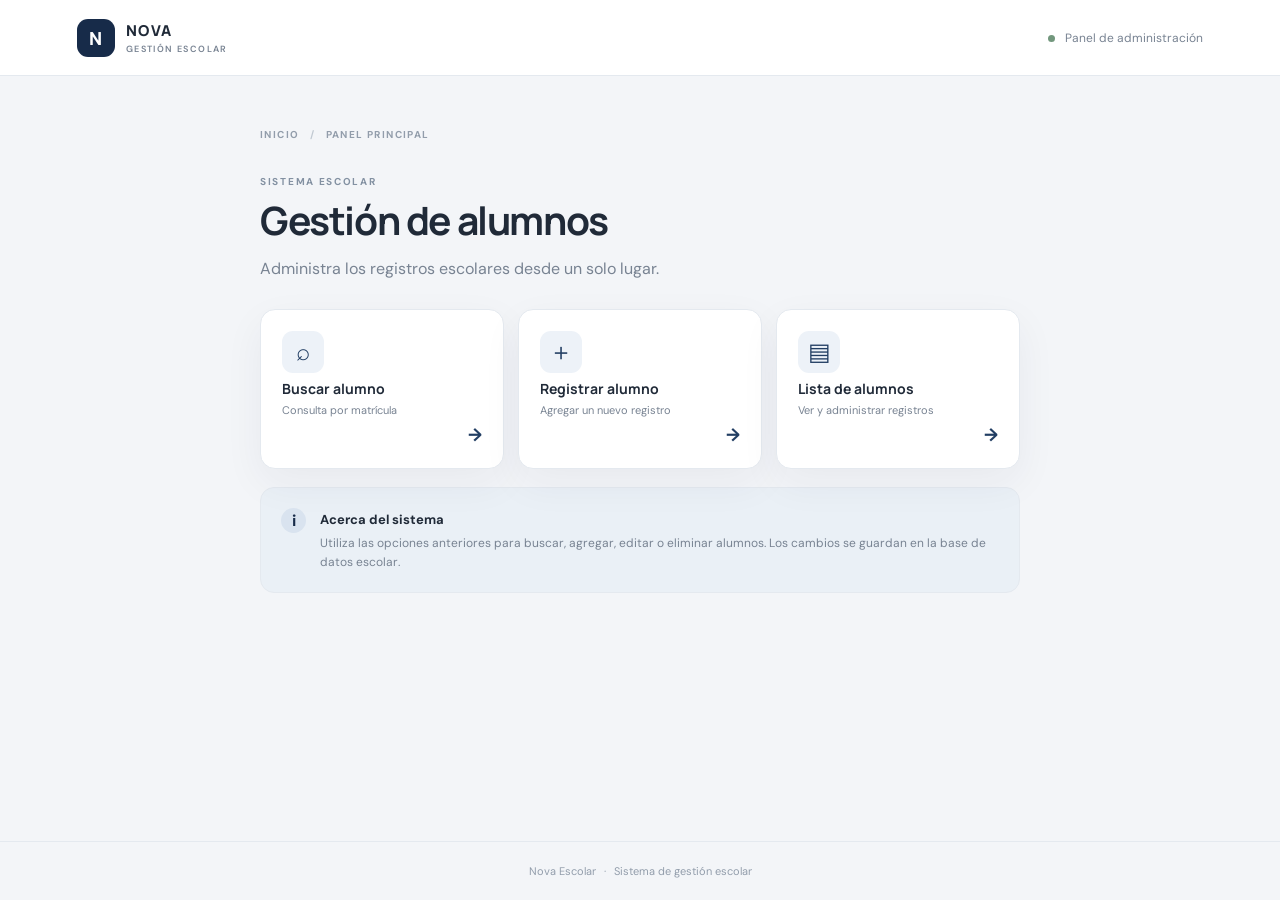
<file: index.html>
<!DOCTYPE html>
<html lang="es">
<head>
  <meta charset="UTF-8"><meta name="viewport" content="width=device-width, initial-scale=1.0">
  <title>Alumnos | Nova Escolar</title><link rel="stylesheet" href="estilos.css">
</head>
<body>
<header class="topbar">
  <a class="brand" href="index.html"><span class="brand-icon">N</span><span>NOVA <small>GESTIÓN ESCOLAR</small></span></a>
  <span class="top-note"><i></i> Panel de administración</span>
</header>
<main class="container">
  <div class="breadcrumb">INICIO <span>/</span> PANEL PRINCIPAL</div>
  <section class="welcome">
    <p class="eyebrow">SISTEMA ESCOLAR</p>
    <h1>Gestión de alumnos</h1>
    <p class="muted">Administra los registros escolares desde un solo lugar.</p>
  </section>
  <section class="quick-grid">
    <a class="quick-card" href="buscar.html"><span class="quick-icon">⌕</span><span><b>Buscar alumno</b><small>Consulta por matrícula</small></span><strong>→</strong></a>
    <a class="quick-card" href="registrar.html"><span class="quick-icon">＋</span><span><b>Registrar alumno</b><small>Agregar un nuevo registro</small></span><strong>→</strong></a>
    <a class="quick-card" href="lista.php"><span class="quick-icon">▤</span><span><b>Lista de alumnos</b><small>Ver y administrar registros</small></span><strong>→</strong></a>
  </section>
  <section class="info-panel">
    <div class="info-mark">i</div><div><b>Acerca del sistema</b><p class="muted">Utiliza las opciones anteriores para buscar, agregar, editar o eliminar alumnos. Los cambios se guardan en la base de datos escolar.</p></div>
  </section>
</main>
<footer>Nova Escolar <span>·</span> Sistema de gestión escolar</footer>
</body></html>
</file>
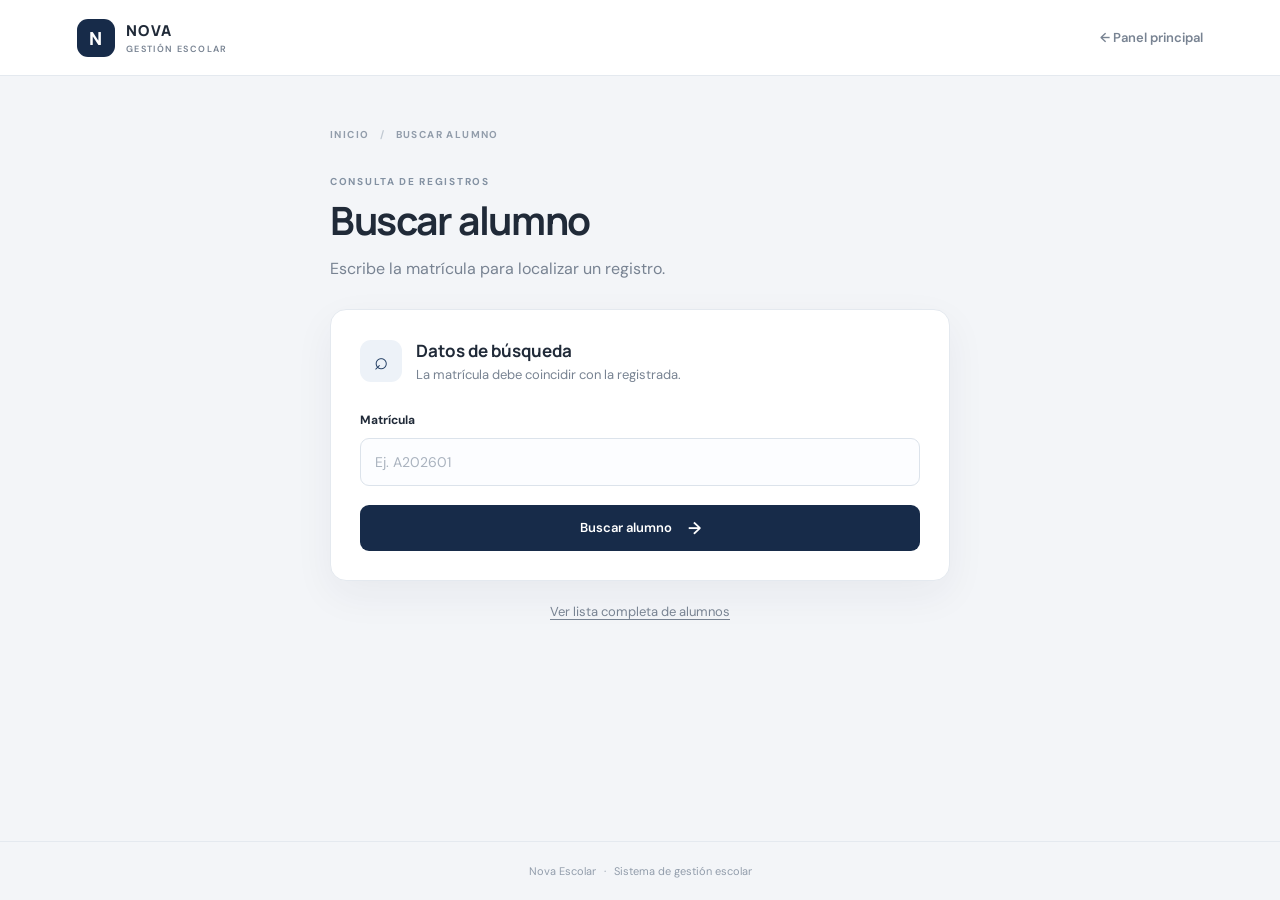
<file: buscar.html>
<!DOCTYPE html>
<html lang="es"><head>
<meta charset="UTF-8"><meta name="viewport" content="width=device-width, initial-scale=1.0">
<title>Buscar alumno | Nova Escolar</title><link rel="stylesheet" href="estilos.css"></head>
<body>
<header class="topbar"><a class="brand" href="index.html"><span class="brand-icon">N</span><span>NOVA <small>GESTIÓN ESCOLAR</small></span></a><a class="top-link" href="index.html">← Panel principal</a></header>
<main class="container narrow">
<div class="breadcrumb">INICIO <span>/</span> BUSCAR ALUMNO</div>
<section class="welcome"><p class="eyebrow">CONSULTA DE REGISTROS</p><h1>Buscar alumno</h1><p class="muted">Escribe la matrícula para localizar un registro.</p></section>
<section class="panel">
<div class="panel-title"><span class="quick-icon">⌕</span><div><h2>Datos de búsqueda</h2><p class="muted small">La matrícula debe coincidir con la registrada.</p></div></div>
<form action="buscar.php" method="POST" class="form">
<label for="matricula">Matrícula</label><input id="matricula" name="matricula" required maxlength="30" placeholder="Ej. A202601">
<button class="button" type="submit">Buscar alumno <span>→</span></button>
</form></section>
<p class="back-link"><a href="lista.php">Ver lista completa de alumnos</a></p>
</main><footer>Nova Escolar <span>·</span> Sistema de gestión escolar</footer></body></html>
</file>
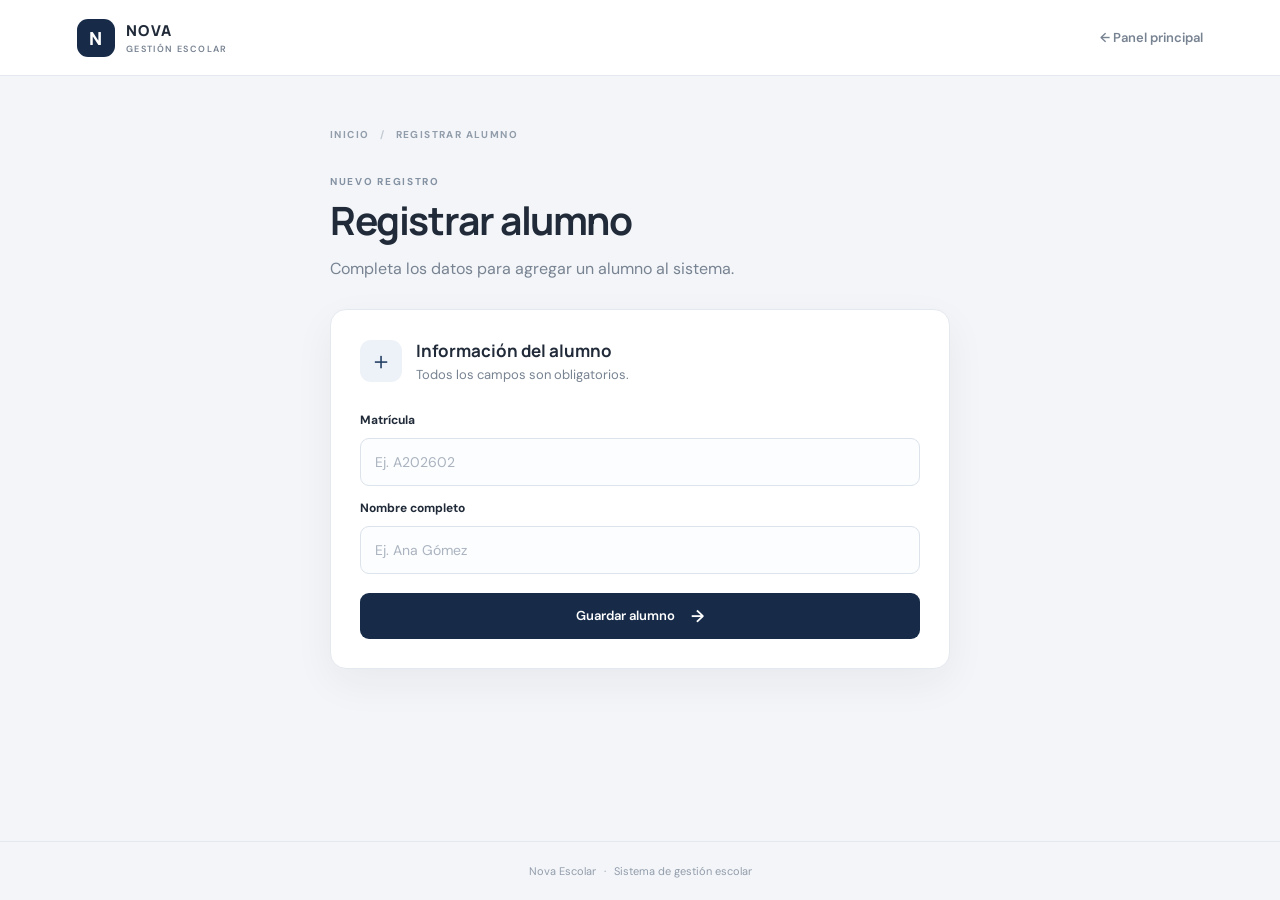
<file: registrar.html>
<!DOCTYPE html>
<html lang="es"><head>
<meta charset="UTF-8"><meta name="viewport" content="width=device-width, initial-scale=1.0">
<title>Registrar alumno | Nova Escolar</title><link rel="stylesheet" href="estilos.css"></head>
<body>
<header class="topbar"><a class="brand" href="index.html"><span class="brand-icon">N</span><span>NOVA <small>GESTIÓN ESCOLAR</small></span></a><a class="top-link" href="index.html">← Panel principal</a></header>
<main class="container narrow">
<div class="breadcrumb">INICIO <span>/</span> REGISTRAR ALUMNO</div>
<section class="welcome"><p class="eyebrow">NUEVO REGISTRO</p><h1>Registrar alumno</h1><p class="muted">Completa los datos para agregar un alumno al sistema.</p></section>
<section class="panel">
<div class="panel-title"><span class="quick-icon">＋</span><div><h2>Información del alumno</h2><p class="muted small">Todos los campos son obligatorios.</p></div></div>
<form action="registro.php" method="POST" class="form">
<label for="matricula">Matrícula</label><input id="matricula" name="matricula" required maxlength="30" placeholder="Ej. A202602">
<label for="nombre">Nombre completo</label><input id="nombre" name="nombre" required maxlength="120" placeholder="Ej. Ana Gómez">
<button class="button" type="submit">Guardar alumno <span>→</span></button>
</form></section>
</main><footer>Nova Escolar <span>·</span> Sistema de gestión escolar</footer></body></html>
</file>
<file: estilos.css>
@import url('https://fonts.googleapis.com/css2?family=DM+Sans:wght@400;500;600;700&family=Manrope:wght@500;600;700;800&display=swap');
:root{--bg:#f3f5f8;--surface:#fff;--ink:#202a38;--muted:#788392;--line:#e4e9ef;--navy:#172b49;--navy2:#223e63;--soft:#edf2f8;--success:#39714e;--danger:#b34d52;--shadow:0 14px 40px rgba(28,45,67,.055)}
*{box-sizing:border-box}body{margin:0;min-height:100vh;display:flex;flex-direction:column;background:var(--bg);color:var(--ink);font-family:'DM Sans',Arial,sans-serif}a{color:inherit;text-decoration:none}
.topbar{height:76px;padding:0 max(6vw,22px);display:flex;align-items:center;justify-content:space-between;background:#fff;border-bottom:1px solid var(--line)}
.brand{display:flex;align-items:center;gap:11px;font:800 15px 'Manrope',sans-serif;letter-spacing:1.5px}.brand small{display:block;margin-top:2px;color:var(--muted);font:600 9px 'DM Sans',sans-serif;letter-spacing:1.4px}
.brand-icon{width:38px;height:38px;display:grid;place-items:center;border-radius:11px;background:var(--navy);color:#fff;font:800 18px 'Manrope',sans-serif}
.top-note{font-size:12px;color:var(--muted)}.top-note i{display:inline-block;width:7px;height:7px;margin-right:7px;border-radius:50%;background:#72977d}.top-link{font-size:13px;font-weight:600;color:var(--muted)}
.container{width:min(760px,calc(100% - 40px));margin:52px auto 65px;flex:1}.container.narrow{width:min(620px,calc(100% - 40px))}.container.wide{width:min(1040px,calc(100% - 40px))}
.breadcrumb{font-size:10px;font-weight:700;letter-spacing:1.4px;color:#929dab}.breadcrumb span{padding:0 7px;color:#c1c9d2}
.welcome{margin:34px 0 27px}.eyebrow{margin:0 0 9px;color:#8391a2;font-size:10px;font-weight:700;letter-spacing:1.7px}
h1,h2,h3{font-family:'Manrope',sans-serif}h1{margin:0;font-size:clamp(30px,5vw,39px);line-height:1.2;letter-spacing:-1.4px}.welcome>p:last-child{margin:11px 0 0;line-height:1.7}.muted{color:var(--muted)}.small{font-size:13px}
.quick-grid{display:grid;grid-template-columns:repeat(3,1fr);gap:14px}.quick-card{min-height:160px;display:flex;flex-direction:column;align-items:flex-start;justify-content:space-between;padding:21px;border:1px solid var(--line);border-radius:15px;background:#fff;box-shadow:var(--shadow);transition:transform .2s,border .2s}.quick-card:hover{transform:translateY(-3px);border-color:#b8c7d9}
.quick-icon{width:42px;height:42px;display:grid;place-items:center;border-radius:11px;background:var(--soft);color:var(--navy2);font-size:24px;flex-shrink:0}.quick-card b{display:block;font:700 14px 'Manrope',sans-serif}.quick-card small{display:block;margin-top:5px;color:var(--muted);font-size:11px}.quick-card strong{align-self:flex-end;color:var(--navy2);font-size:18px}
.info-panel{display:flex;gap:14px;margin-top:18px;padding:20px;border:1px solid var(--line);border-radius:14px;background:#eaf0f6}.info-mark{width:25px;height:25px;display:grid;place-items:center;flex-shrink:0;border-radius:50%;background:#d9e3ef;color:var(--navy);font-weight:700}.info-panel b{font-size:13px}.info-panel p{margin:5px 0 0;font-size:12px;line-height:1.6}
.panel,.result-card{padding:29px;border:1px solid var(--line);border-radius:16px;background:var(--surface);box-shadow:var(--shadow)}.panel-title{display:flex;align-items:center;gap:14px;margin-bottom:25px}.panel-title h2{margin:0 0 4px;font-size:17px}.panel-title p{margin:0}
.form{display:flex;flex-direction:column;gap:10px}.form label{margin-top:4px;font-size:12px;font-weight:700}.form input{width:100%;height:48px;padding:0 14px;border:1px solid #dce3eb;border-radius:9px;outline:none;background:#fcfdff;color:var(--ink);font:14px 'DM Sans',sans-serif}.form input:focus{border-color:#7189a8;box-shadow:0 0 0 3px rgba(77,111,151,.12)}.form input:disabled{background:#f0f2f5;color:#7c8794}.form input::placeholder{color:#aab3bf}
.button{min-height:46px;display:inline-flex;align-items:center;justify-content:center;gap:16px;padding:0 18px;border:0;border-radius:9px;background:var(--navy);color:#fff;font:600 13px 'DM Sans',sans-serif;cursor:pointer;transition:background .2s,transform .2s}.button:hover{background:var(--navy2);transform:translateY(-1px)}.button span{font-size:17px}.form .button{margin-top:9px}.button-secondary{background:#edf1f5;color:var(--navy)}.button-secondary:hover{background:#e0e7ef;color:var(--navy)}
.back-link{text-align:center;margin-top:22px;font-size:13px;color:var(--muted)}.back-link a{text-decoration:underline;text-underline-offset:3px}
.result-card{text-align:center;padding:38px 28px}.result-symbol{width:52px;height:52px;display:grid;place-items:center;margin:0 auto 19px;border-radius:50%;background:#e7f0e9;color:var(--success);font-size:25px;font-weight:700}.result-card.error .result-symbol{background:#f7eaea;color:var(--danger)}.result-card h2{margin:0 0 12px;font-size:23px}.result-card>p:not(.eyebrow){margin:0 auto 12px;max-width:440px;color:var(--muted);font-size:14px;line-height:1.7}.result-card .actions{display:flex;justify-content:center;flex-wrap:wrap;gap:10px;margin-top:23px}
.welcome-row{display:flex;justify-content:space-between;align-items:flex-end;gap:20px}.welcome-row .button{flex-shrink:0;margin-bottom:3px}
.table-panel{padding:0;overflow:hidden}.table-head{display:flex;justify-content:space-between;align-items:center;gap:15px;padding:23px 25px;border-bottom:1px solid var(--line)}.table-head h2{margin:0 0 5px;font-size:17px}.table-head p{margin:0}.text-link{font-size:12px;font-weight:700;color:var(--navy2)}.table-wrap{overflow-x:auto}table{width:100%;border-collapse:collapse;text-align:left}th{padding:14px 20px;background:#f7f9fb;color:#8793a2;font-size:10px;letter-spacing:1px}td{padding:16px 20px;border-top:1px solid #edf0f4;font-size:13px}tbody tr:hover{background:#fafbfd}.matricula{font-weight:700;color:var(--navy2)}.row-actions{display:flex;align-items:center;gap:14px}.row-actions form{margin:0}.action-link{padding:0;border:0;background:none;color:var(--navy2);font:600 12px 'DM Sans',sans-serif;cursor:pointer}.action-link:hover{text-decoration:underline}.danger-link{color:var(--danger)}
.empty-state{text-align:center;padding:45px 20px}.empty-state>span{font-size:30px;color:#9aa8b8}.empty-state h3{margin:12px 0 5px;font-size:17px}.empty-state p{margin:0 0 20px;font-size:13px}
footer{padding:22px;border-top:1px solid var(--line);color:#929dab;text-align:center;font-size:11px}footer span{padding:0 5px}
@media(max-width:700px){.quick-grid{grid-template-columns:1fr}.quick-card{min-height:115px;display:grid;grid-template-columns:42px 1fr auto;align-items:center;gap:13px}.quick-card strong{align-self:center}.welcome-row{align-items:flex-start;flex-direction:column}.welcome-row .button{width:100%}}
@media(max-width:520px){.topbar{height:66px;padding:0 18px}.top-note{display:none}.container{margin-top:35px}.panel{padding:22px 18px}.table-head{align-items:flex-start;flex-direction:column;padding:20px}.result-card{padding:31px 19px}}
</file>
